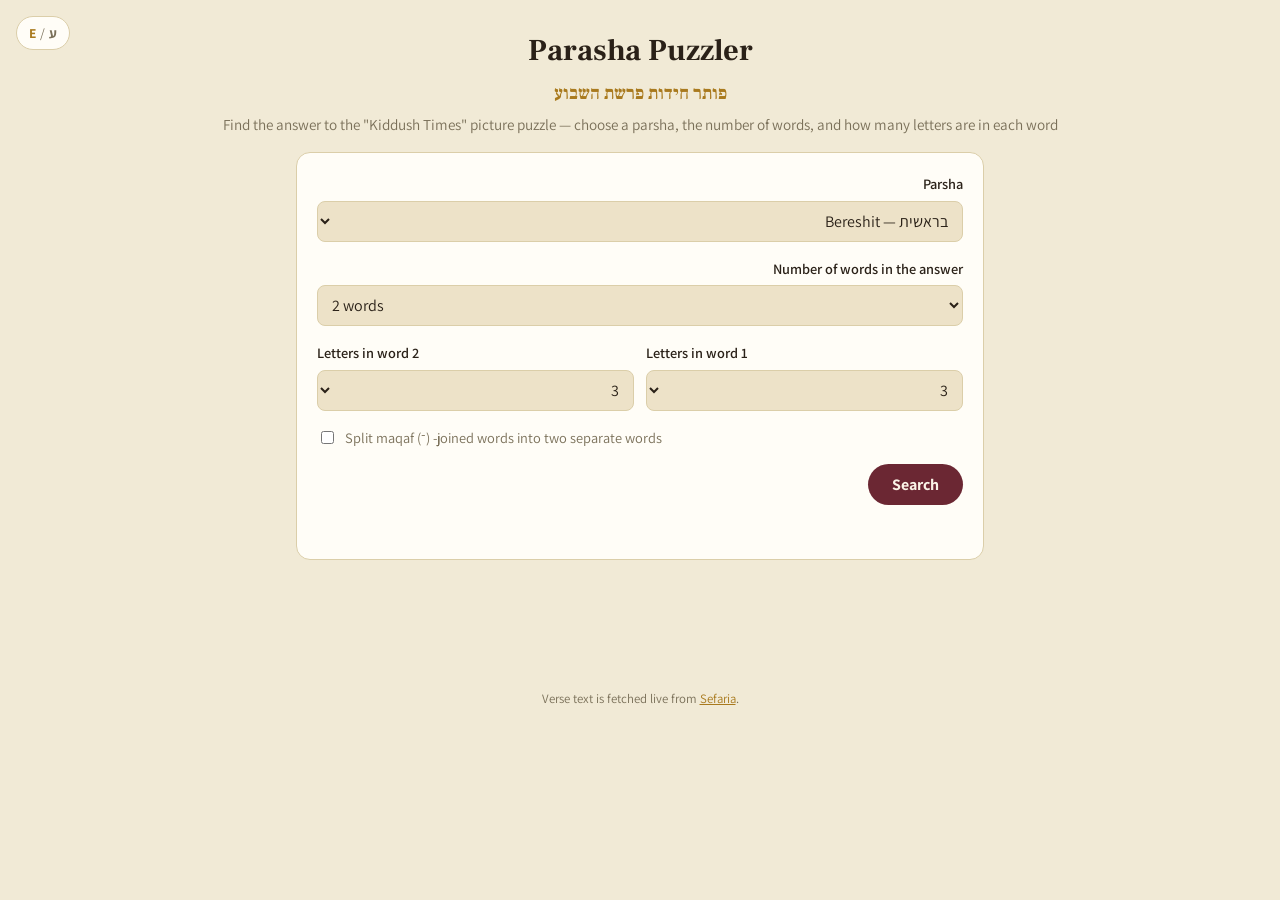
<file: index.html>
<!DOCTYPE html>
<html lang="he" dir="rtl">
<head>
<meta charset="UTF-8">
<meta name="viewport" content="width=device-width, initial-scale=1.0">
<title>Parasha Puzzler</title>
<link rel="preconnect" href="https://fonts.gstatic.com" crossorigin>
<link rel="stylesheet" href="https://fonts.googleapis.com/css2?family=Frank+Ruhl+Libre:wght@500;600;700&family=Noto+Serif+Hebrew:wght@400;500;600;700&family=Assistant:wght@400;500;600;700&display=swap">
<link rel="stylesheet" href="style.css">
</head>
<body>
  <button id="lang-toggle" type="button" aria-label="Switch language / החלף שפה">
    <span class="lang-opt" data-lang="en">E</span><span class="lang-sep">/</span><span class="lang-opt" data-lang="he">ע</span>
  </button>

  <header>
    <h1 dir="ltr">Parasha Puzzler</h1>
    <div class="brand-title">פותר חידות פרשת השבוע</div>
    <p class="subtitle" id="subtitle-text" dir="ltr">Find the answer to the "Kiddush Times" picture puzzle — choose a parsha, the number of words, and how many letters are in each word</p>
  </header>

  <main>
    <section class="controls" aria-label="הגדרות חיפוש">
      <div class="field">
        <label for="parsha-select" id="parsha-label">Parsha</label>
        <select id="parsha-select"></select>
      </div>

      <div class="field">
        <label for="word-count" id="word-count-label">Number of words in the answer</label>
        <select id="word-count"></select>
      </div>

      <div id="letter-inputs" class="letter-inputs" aria-label="מספר אותיות בכל מילה"></div>

      <div class="field checkbox-field">
        <label>
          <input type="checkbox" id="split-maqaf">
          <span id="split-maqaf-label">Split maqaf (־) -joined words into two separate words</span>
        </label>
      </div>

      <button id="search-btn" type="button">Search</button>
      <p id="status" class="status" role="status" aria-live="polite"></p>
    </section>

    <section id="saved-section" class="saved-section" aria-label="תשובות שמורות" hidden>
      <h2 class="saved-title"><span id="saved-title-text">Saved answers to review</span> <span id="saved-count" class="saved-count"></span></h2>
      <ul id="saved-list" class="results-list"></ul>
    </section>

    <section class="results" aria-label="תוצאות">
      <div id="results-summary" class="results-summary"></div>
      <ul id="results-list" class="results-list"></ul>
    </section>

    <button id="back-to-top-btn" type="button" class="back-to-top" hidden>↑ Back to top, to saved answers</button>
  </main>

  <footer>
    <p id="footer-text" dir="ltr">Verse text is fetched live from <a href="https://www.sefaria.org" target="_blank" rel="noopener">Sefaria</a>.</p>
  </footer>

  <script src="parshiot.js"></script>
  <script src="app.js"></script>
</body>
</html>
</file>
<file: style.css>
:root {
  color-scheme: dark;
  /* desk / room */
  --bg: #1A2230;
  --panel: #232C3D;
  --panel-2: #2B3547;
  --border: #37435A;
  /* ink */
  --ink: #EDE2C8;
  --ink-dim: #9CA8BC;
  /* accents */
  --wine: #C15C6D;
  --wine-strong: #B0495A;
  --gold: #D2A542;
  /* the physical paper tile, same object in both themes */
  --tile-face: #EDE2C8;
  --tile-ink: #241C12;
  --tile-border: #B98A2E;
  --tile-shadow: rgba(0, 0, 0, 0.35);
}

@media (prefers-color-scheme: light) {
  :root:not([data-theme="dark"]) {
    color-scheme: light;
    --bg: #F1EAD6;
    --panel: #FFFDF7;
    --panel-2: #EDE2C8;
    --border: #DBCEA9;
    --ink: #2A2118;
    --ink-dim: #7A7059;
    --wine: #7A2E3B;
    --wine-strong: #6B2733;
    --gold: #A97A1E;
    --tile-face: #FFFDF7;
    --tile-ink: #241C12;
    --tile-border: #A97A1E;
    --tile-shadow: rgba(90, 70, 30, 0.18);
  }
}

:root[data-theme="light"] {
  color-scheme: light;
  --bg: #F1EAD6;
  --panel: #FFFDF7;
  --panel-2: #EDE2C8;
  --border: #DBCEA9;
  --ink: #2A2118;
  --ink-dim: #7A7059;
  --wine: #7A2E3B;
  --wine-strong: #6B2733;
  --gold: #A97A1E;
  --tile-face: #FFFDF7;
  --tile-ink: #241C12;
  --tile-border: #A97A1E;
  --tile-shadow: rgba(90, 70, 30, 0.18);
}

* { box-sizing: border-box; }

body {
  position: relative;
  margin: 0;
  background: var(--bg);
  color: var(--ink);
  font-family: "Assistant", "Segoe UI", "Arial Hebrew", Tahoma, sans-serif;
  line-height: 1.5;
}

#lang-toggle {
  position: absolute;
  top: 16px;
  left: 16px;
  display: inline-flex;
  align-items: center;
  direction: ltr;
  background: var(--panel);
  border: 1px solid var(--border);
  border-radius: 999px;
  padding: 6px 12px;
  font: inherit;
  font-size: 0.85rem;
  font-weight: 700;
  color: var(--ink-dim);
  cursor: pointer;
}

#lang-toggle:hover { border-color: var(--gold); }

#lang-toggle .lang-sep {
  font-weight: 400;
  margin: 0 4px;
  color: var(--ink-dim);
}

#lang-toggle .lang-opt.lang-active {
  color: var(--gold);
}

header {
  padding: 28px 20px 16px;
  text-align: center;
}

.brand-title {
  font-family: "Frank Ruhl Libre", "Times New Roman", serif;
  font-weight: 700;
  font-size: 1.15rem;
  color: var(--gold);
  margin-bottom: 6px;
}

header h1 {
  font-family: "Frank Ruhl Libre", "Times New Roman", serif;
  font-weight: 700;
  margin: 0 0 6px;
  font-size: 1.9rem;
  text-wrap: balance;
}

.subtitle {
  margin: 0;
  color: var(--ink-dim);
  font-size: 0.95rem;
}

main {
  max-width: 720px;
  margin: 0 auto;
  padding: 0 16px 60px;
  display: flex;
  flex-direction: column;
  gap: 24px;
}

.controls {
  background: var(--panel);
  border: 1px solid var(--border);
  border-radius: 14px;
  padding: 20px;
  display: flex;
  flex-direction: column;
  gap: 16px;
}

.field {
  display: flex;
  flex-direction: column;
  gap: 6px;
}

.field label {
  font-weight: 600;
  font-size: 0.9rem;
}

select, input[type="number"] {
  font: inherit;
  font-size: 1rem;
  padding: 8px 10px;
  border-radius: 8px;
  border: 1px solid var(--border);
  background: var(--panel-2);
  color: var(--ink);
}

.letter-inputs {
  display: flex;
  flex-wrap: wrap;
  gap: 12px;
}

.letter-inputs .field {
  flex: 1 1 110px;
  min-width: 110px;
}

.checkbox-field label {
  display: flex;
  align-items: center;
  gap: 8px;
  font-weight: 400;
  font-size: 0.9rem;
  color: var(--ink-dim);
}

.checkbox-field input { accent-color: var(--wine); }

button#search-btn {
  align-self: flex-start;
  background: var(--wine-strong);
  color: #FBF3E7;
  border: none;
  padding: 10px 24px;
  border-radius: 999px;
  font-size: 1rem;
  font-weight: 700;
  font-family: "Assistant", sans-serif;
  cursor: pointer;
}

button#search-btn:hover { filter: brightness(1.1); }
button#search-btn:disabled { opacity: 0.6; cursor: wait; }

.status {
  min-height: 1.2em;
  margin: 0;
  color: var(--ink-dim);
  font-size: 0.9rem;
}

.status.error { color: var(--wine-strong); }

.results-summary {
  font-weight: 700;
  color: var(--ink-dim);
  font-size: 0.95rem;
}

.saved-section {
  background: var(--panel);
  border: 1px solid var(--gold);
  border-radius: 14px;
  padding: 20px;
}

.saved-title {
  margin: 0 0 14px;
  font-size: 1.05rem;
  font-weight: 700;
  color: var(--gold);
}

.saved-count {
  font-weight: 400;
  color: var(--ink-dim);
}

.save-toggle {
  display: inline-flex;
  align-items: center;
  gap: 6px;
  font-size: 0.82rem;
  font-weight: 600;
  color: var(--ink-dim);
  cursor: pointer;
  user-select: none;
  flex-shrink: 0;
}

.save-toggle input {
  accent-color: var(--wine);
  width: 16px;
  height: 16px;
  cursor: pointer;
}

.save-toggle.is-saved {
  color: var(--gold);
}

.results-list {
  list-style: none;
  margin: 12px 0 0;
  padding: 0;
  display: flex;
  flex-direction: column;
  gap: 12px;
}

.result-card {
  background: var(--panel);
  border: 1px solid var(--border);
  border-radius: 12px;
  padding: 14px 18px;
}

.card-header {
  display: flex;
  justify-content: space-between;
  align-items: center;
  gap: 12px;
  flex-wrap: wrap;
  margin-bottom: 10px;
}

.tile-phrase {
  display: flex;
  flex-wrap: wrap;
  gap: 10px;
}

.tile-word {
  display: flex;
  gap: 3px;
}

.letter-tile {
  width: 30px;
  height: 34px;
  display: flex;
  align-items: center;
  justify-content: center;
  background: var(--tile-face);
  color: var(--tile-ink);
  border: 1.5px solid var(--tile-border);
  border-radius: 6px;
  font-family: "Frank Ruhl Libre", serif;
  font-weight: 700;
  font-size: 1.05rem;
  box-shadow: 0 1.5px 0 var(--tile-shadow);
}

.vocalized {
  font-family: "Noto Serif Hebrew", "Frank Ruhl Libre", serif;
  font-size: 1.2rem;
  color: var(--ink);
  margin: 0 0 10px;
}

.result-meta {
  display: flex;
  justify-content: flex-start;
  align-items: baseline;
  gap: 10px;
  font-size: 0.85rem;
  font-weight: 600;
  color: var(--ink-dim);
}

.result-meta a {
  color: var(--gold);
  text-decoration: none;
}

.result-meta a:hover { text-decoration: underline; }

.result-context {
  margin: 8px 0 0;
  font-family: "Noto Serif Hebrew", "Frank Ruhl Libre", serif;
  font-size: 1rem;
  color: var(--ink-dim);
  line-height: 1.9;
}

.result-context mark {
  background: none;
  color: var(--ink);
  font-weight: 700;
  border-bottom: 2px solid var(--gold);
  padding-bottom: 1px;
}

.extra-occurrences {
  margin-top: 12px;
  border-top: 1px solid var(--border);
  padding-top: 10px;
}

.extra-occurrences summary {
  cursor: pointer;
  font-size: 0.85rem;
  font-weight: 700;
  color: var(--gold);
}

.extra-occurrence {
  margin-top: 10px;
  padding-top: 10px;
  border-top: 1px dashed var(--border);
}

.extra-occurrence:first-of-type {
  margin-top: 12px;
}

.back-to-top {
  align-self: center;
  background: var(--panel);
  border: 1px solid var(--gold);
  color: var(--gold);
  padding: 10px 20px;
  border-radius: 999px;
  font: inherit;
  font-size: 0.9rem;
  font-weight: 700;
  cursor: pointer;
}

.back-to-top:hover { filter: brightness(1.1); }

footer {
  text-align: center;
  padding: 20px;
  color: var(--ink-dim);
  font-size: 0.8rem;
}

footer a { color: var(--gold); }
</file>
